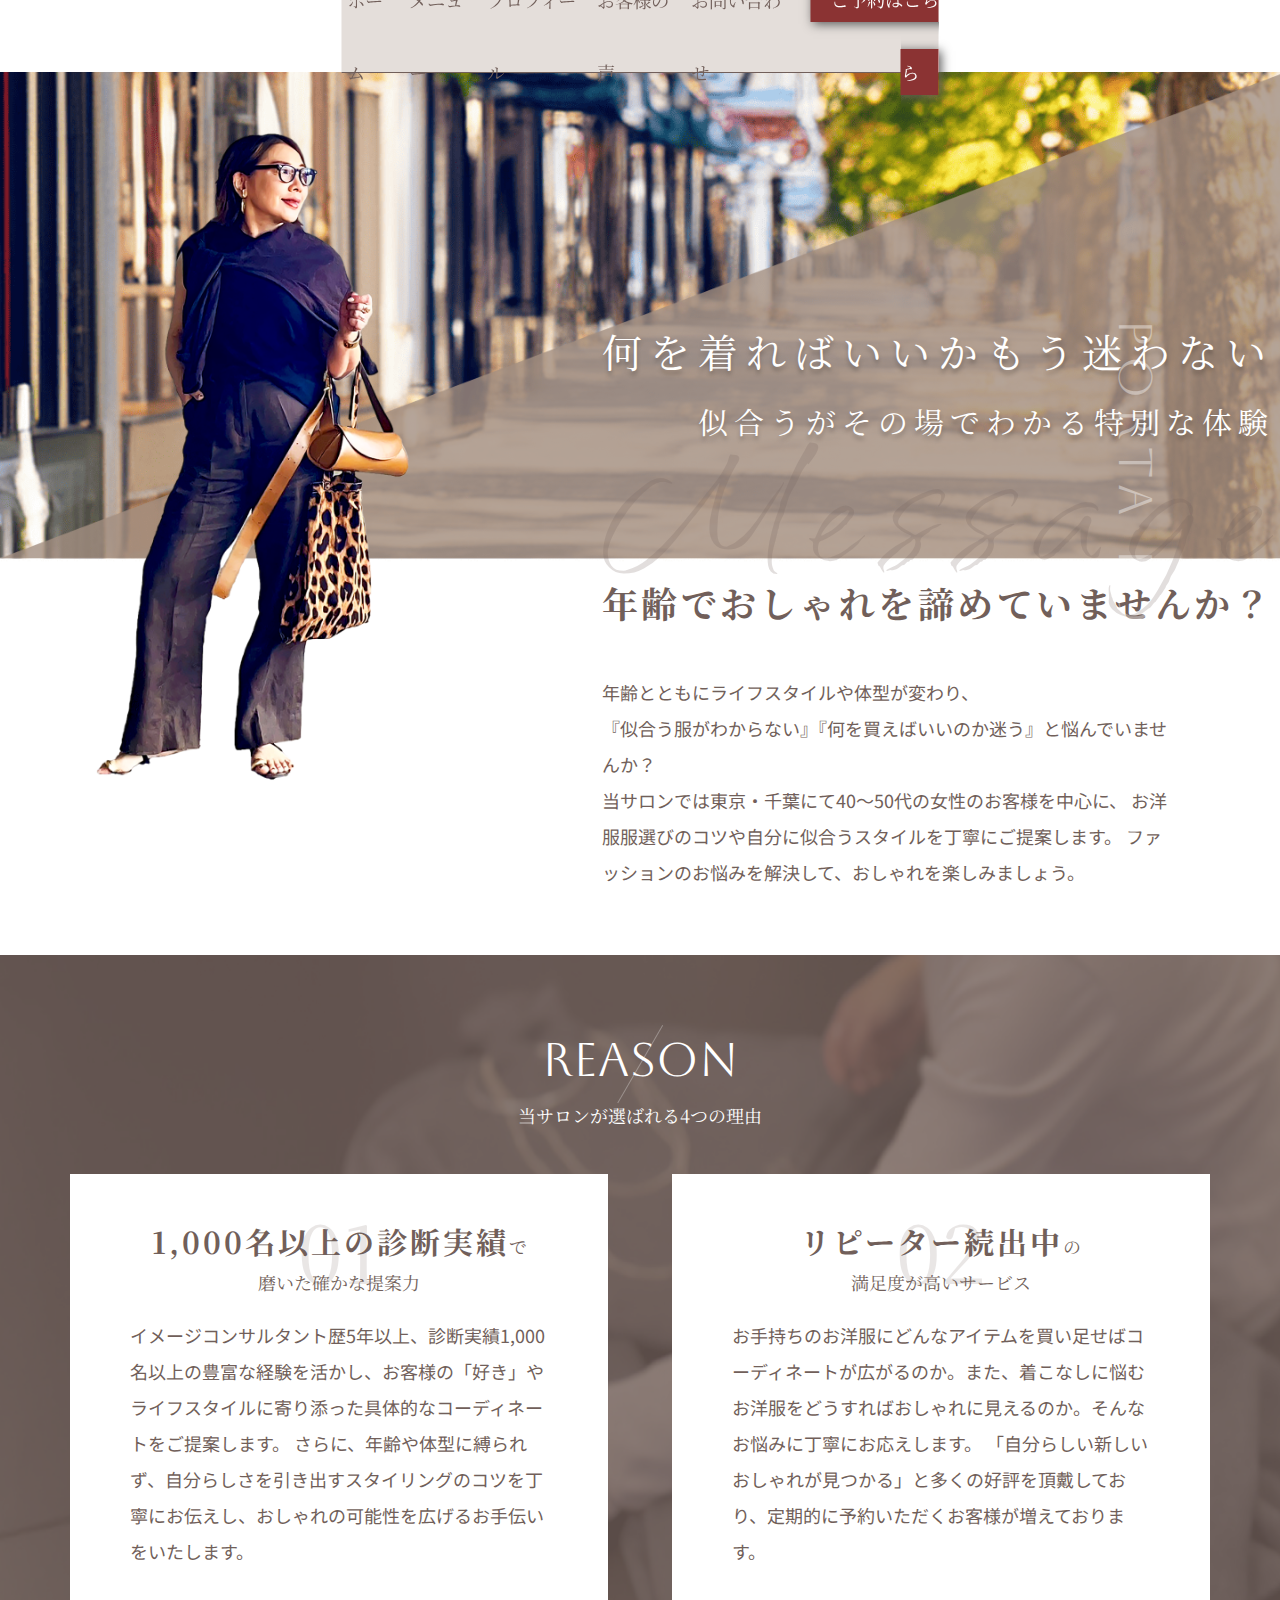
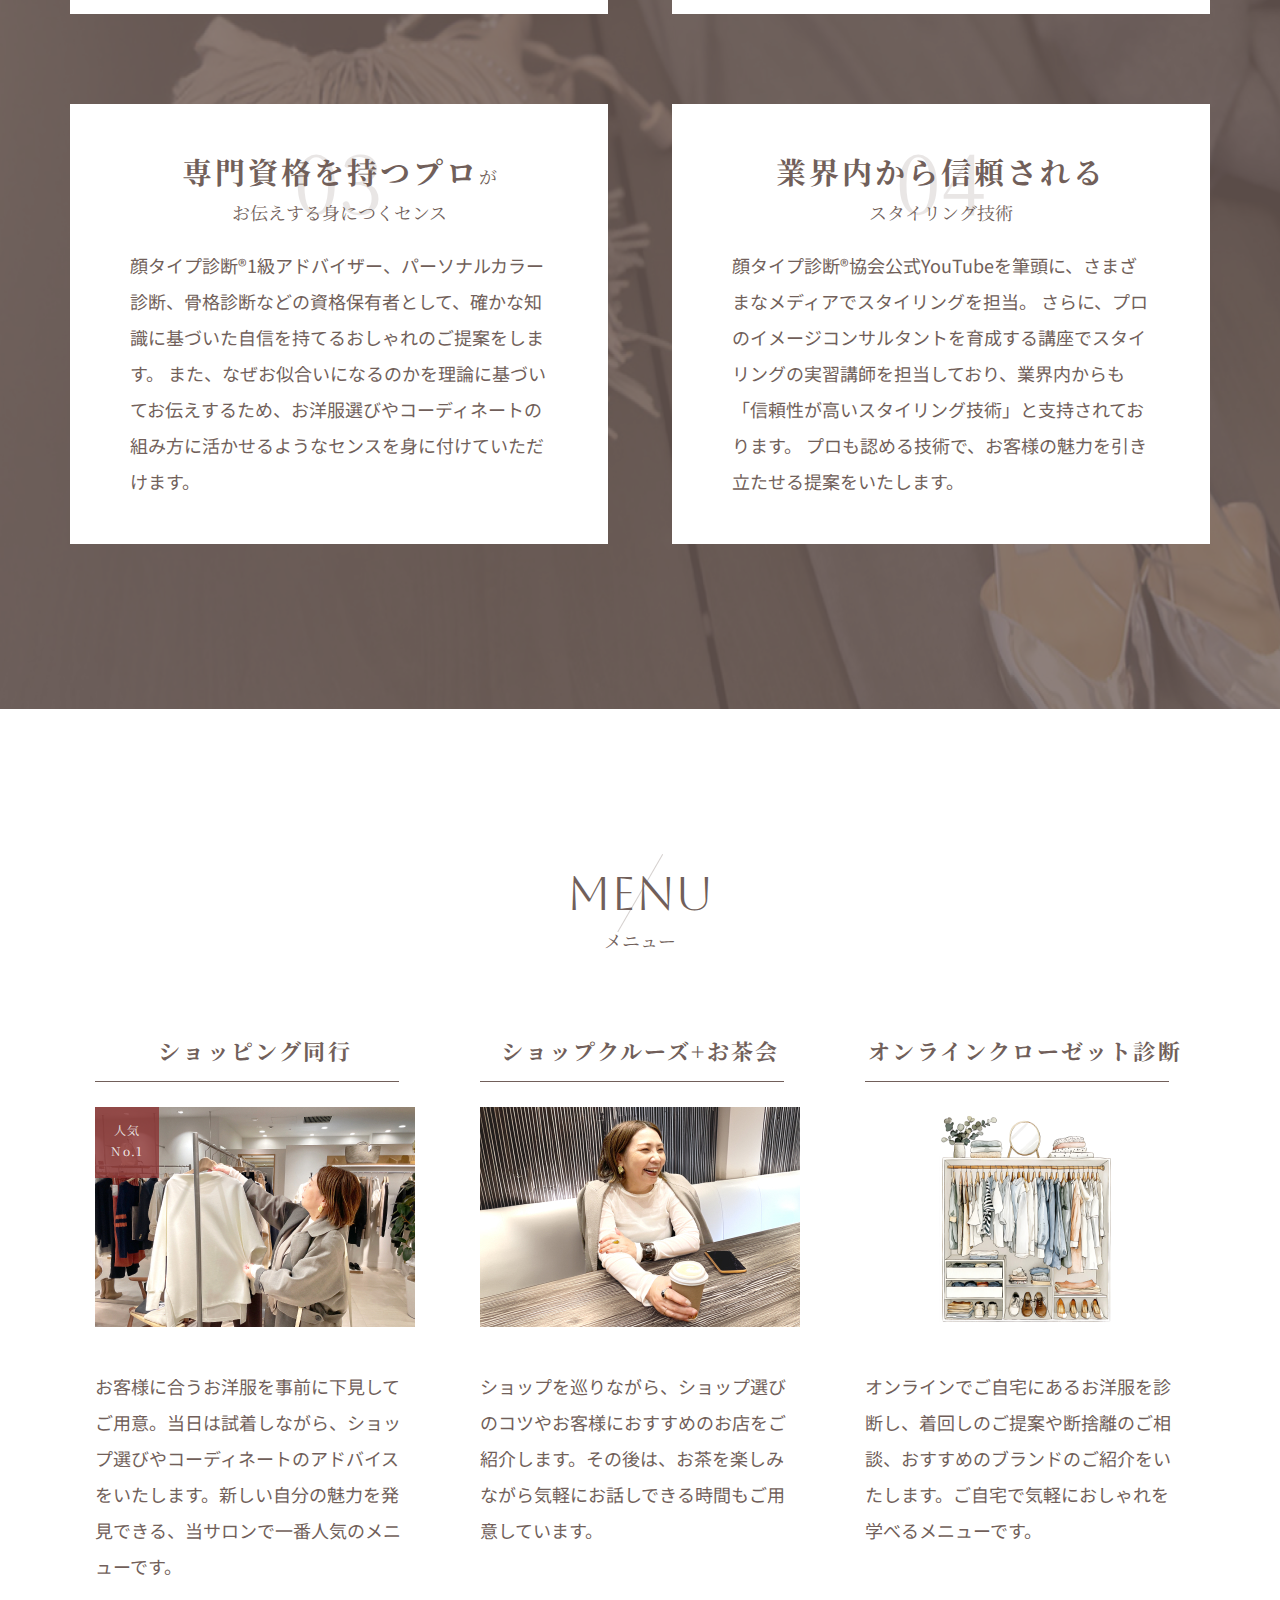
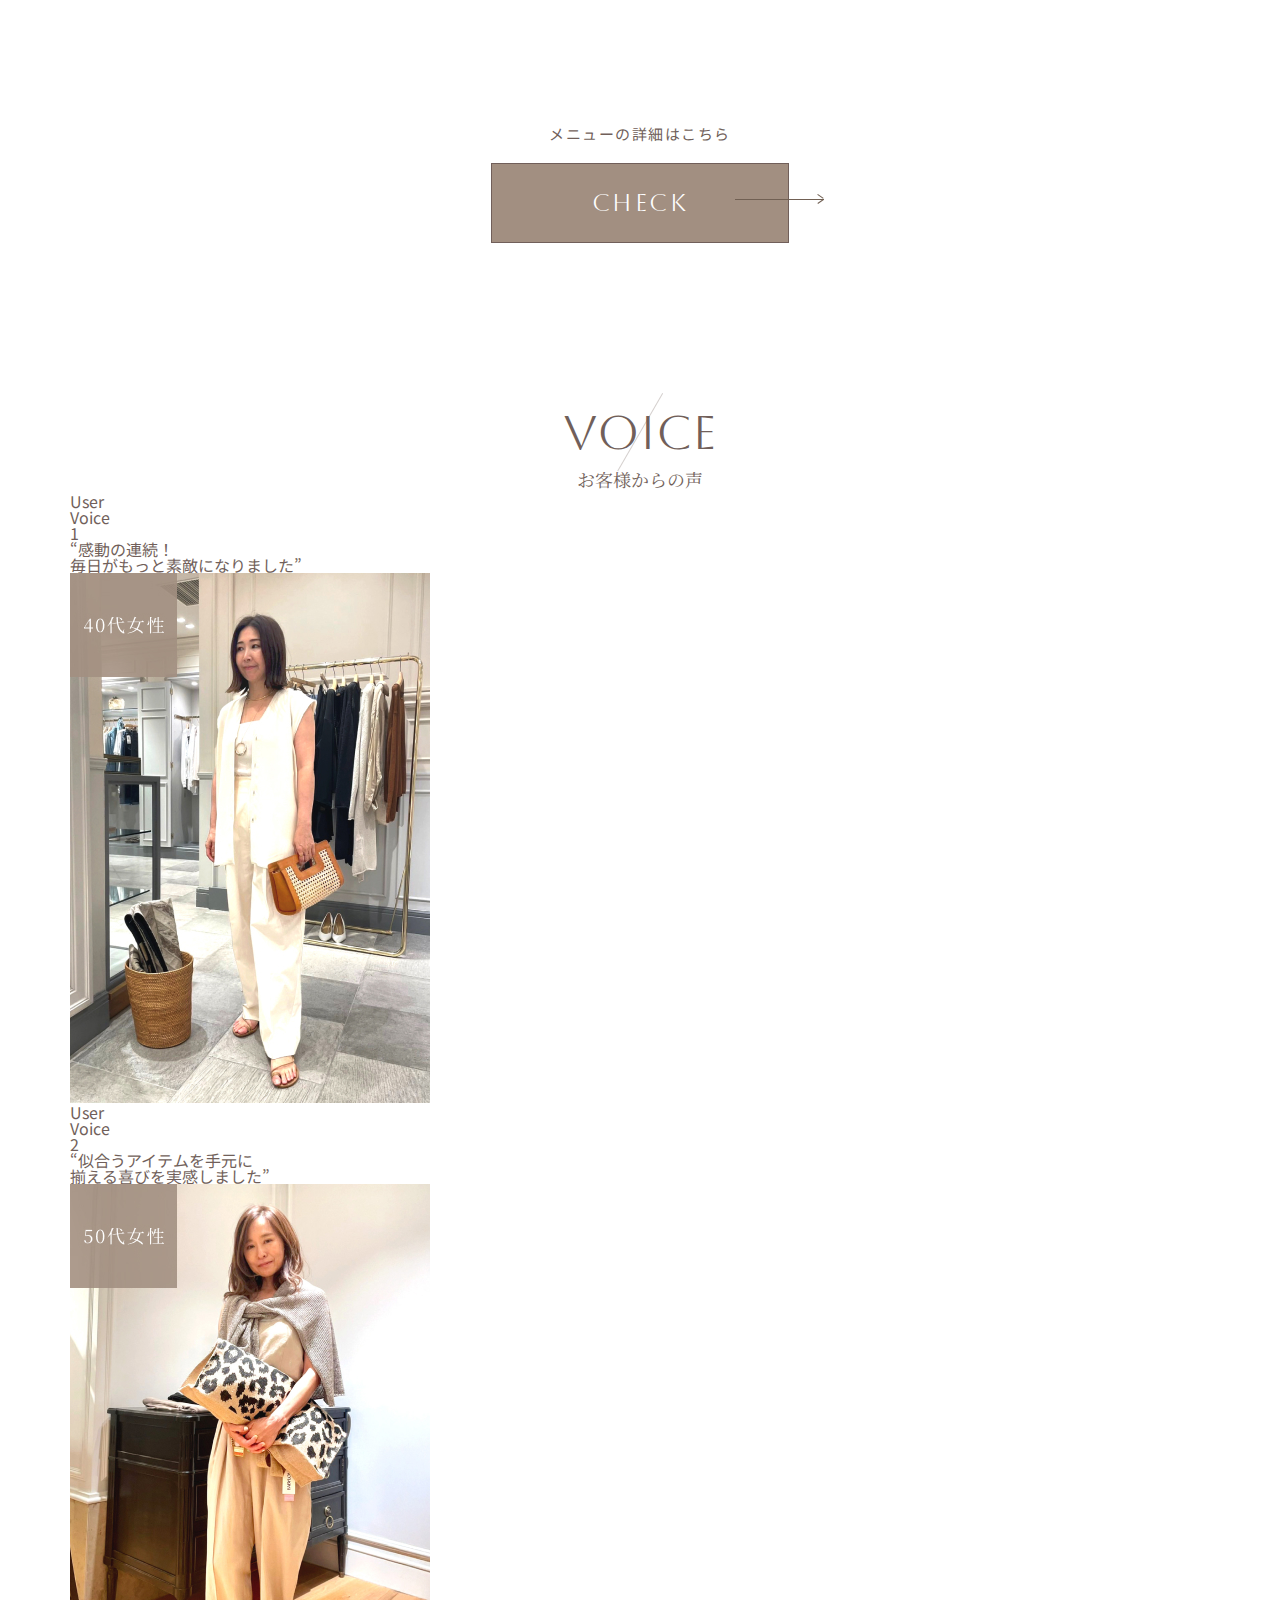
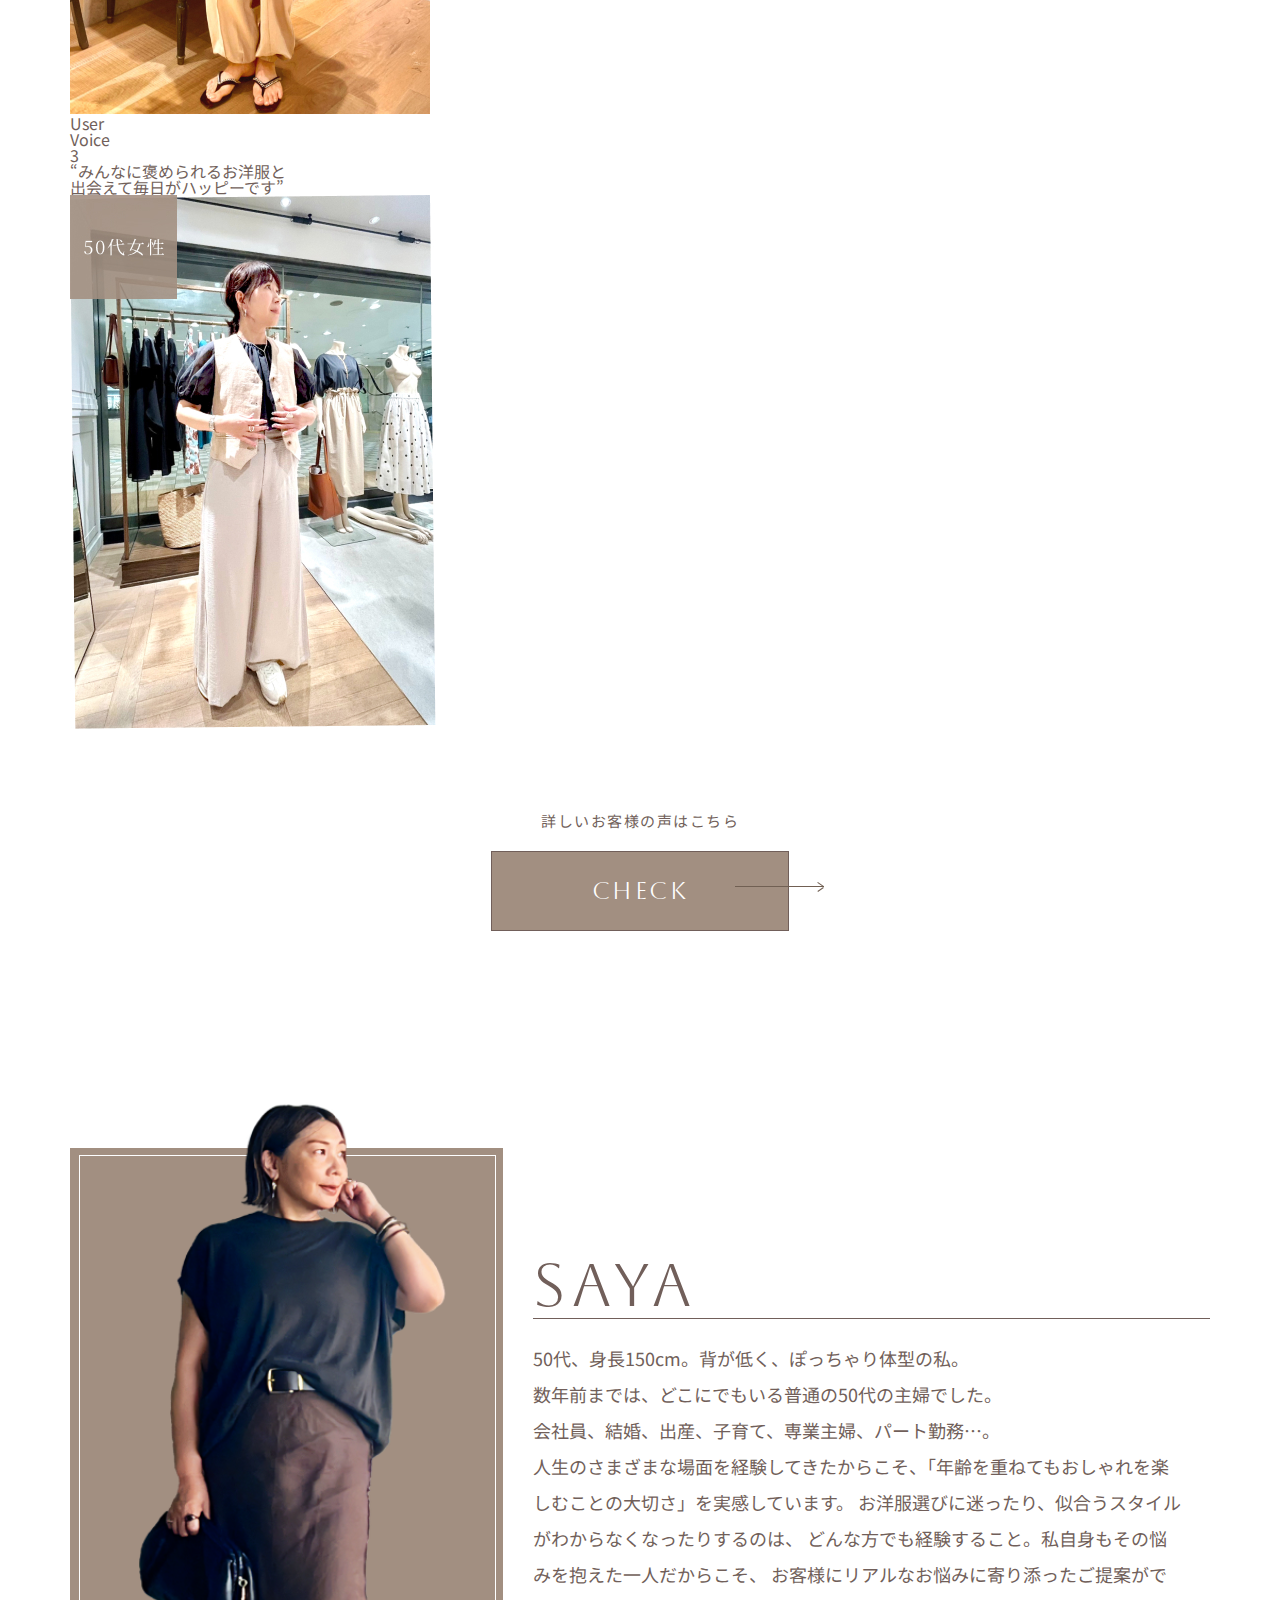
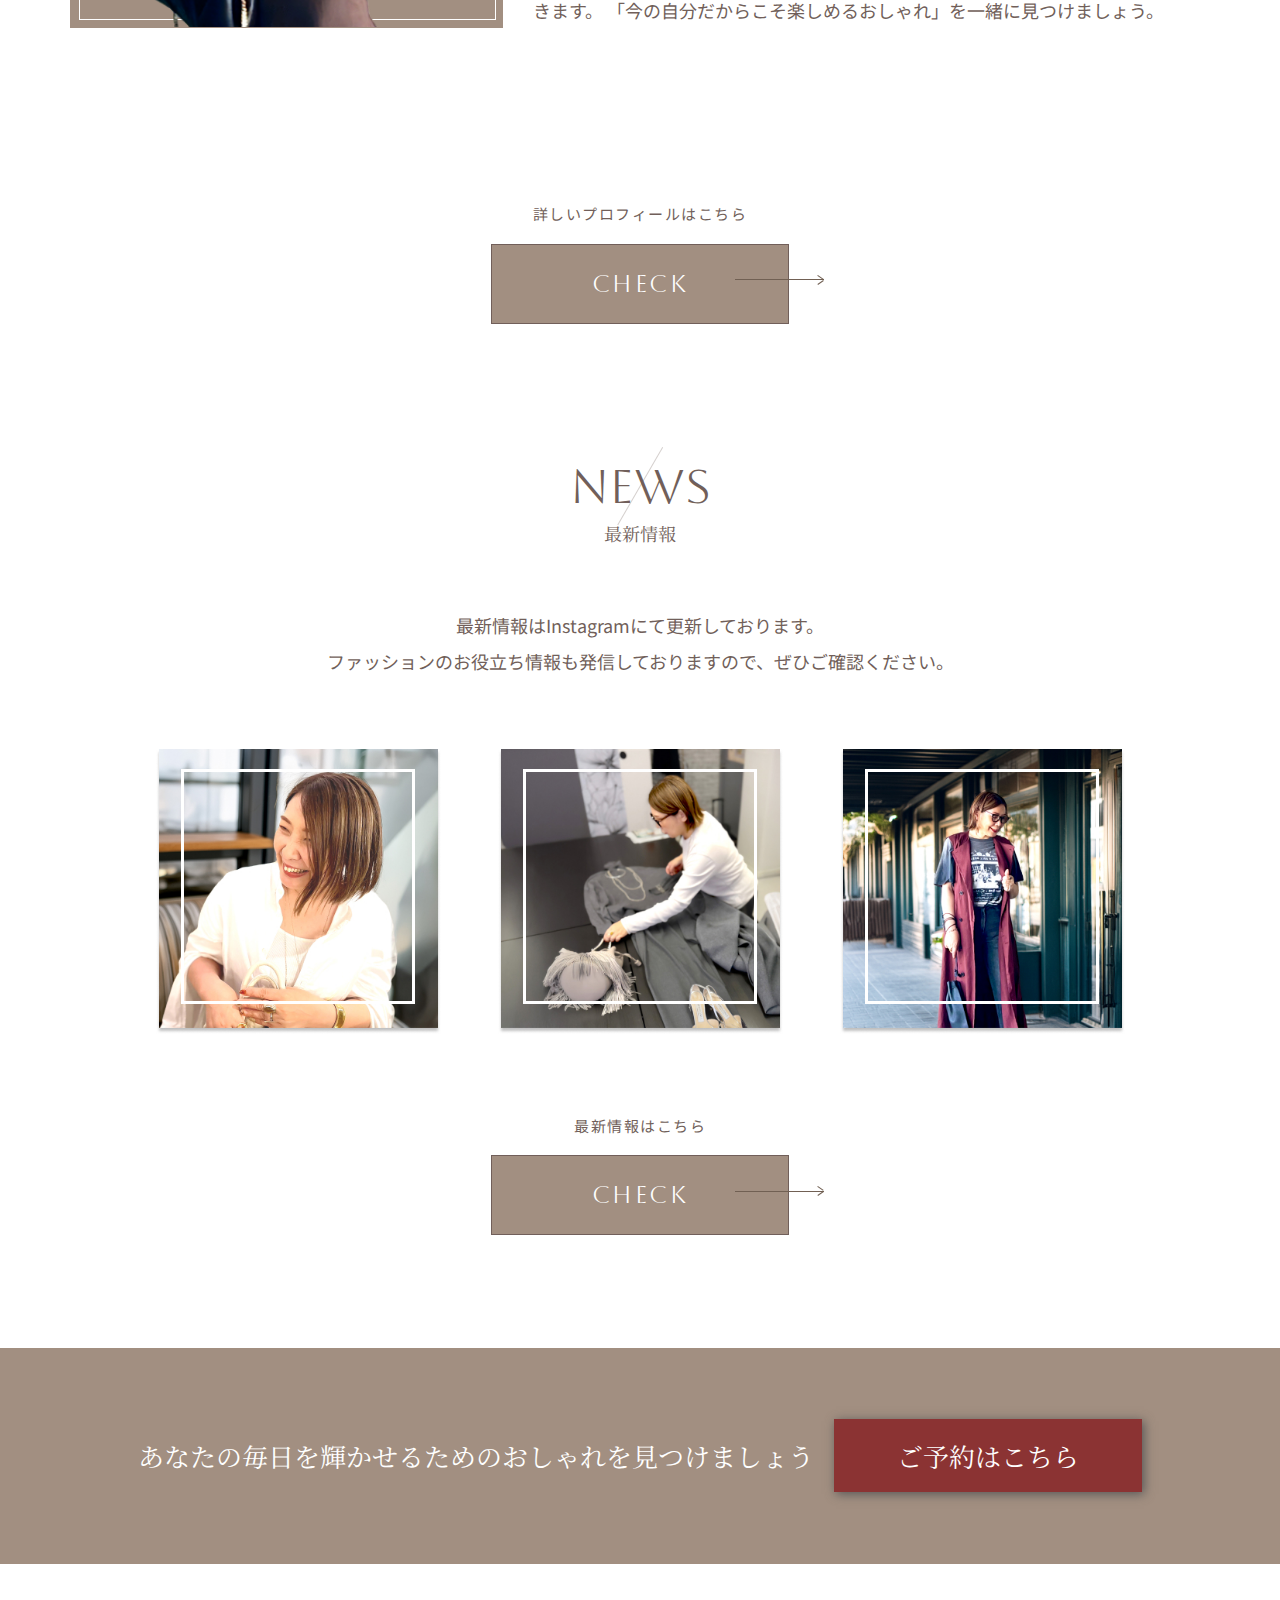
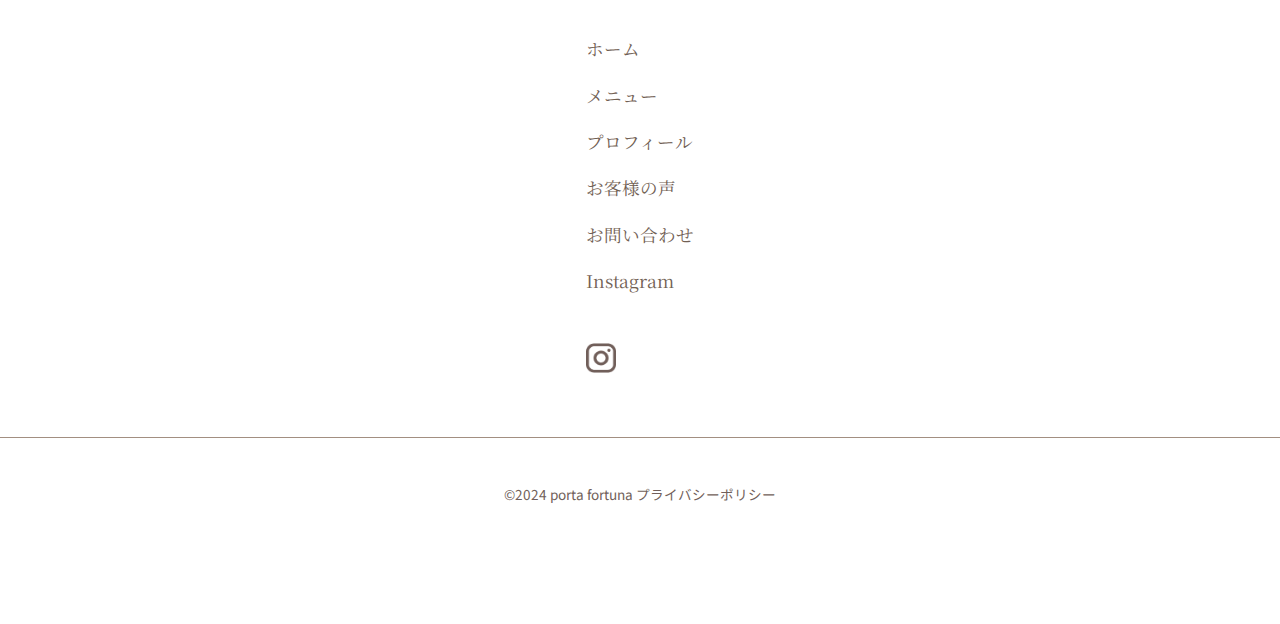
<file: index.html>
<!DOCTYPE html>
<html lang="ja">
  <head>
    <meta charset="UTF-8" />
    <meta name="viewport" content="width=device-width, initial-scale=1.0" />
    <title>Porta fortuna</title>
    <meta name="description" content="" />

    <!-- ファビコン有無確認 -->
    <link rel="icon" href="" />

    <!-- font -->
    <link rel="preconnect" href="https://fonts.googleapis.com" />
    <link rel="preconnect" href="https://fonts.gstatic.com" crossorigin />
    <link
      href="https://fonts.googleapis.com/css2?family=Aboreto&family=Noto+Sans+JP:wght@100..900&family=Noto+Serif+JP:wght@200..900&family=Qwitcher+Grypen:wght@400;700&display=swap"
      rel="stylesheet"
    />

    <!-- SEO関連 -->
    <meta name="description" content="ページの簡単な説明" />
    <!-- キーワード → 現在、あまり重要視されていないですが付けるか確認 -->
    <meta name="keywords" content="キーワード1, キーワード2, キーワード3" />
    <meta name="author" content="作成者名" />

    <!-- css -->
    <link rel="stylesheet" href="./css/reset.css" />
    <link rel="stylesheet" href="./css/base.css" />
    <link rel="stylesheet" href="./css/layout.css" />
    <link rel="stylesheet" href="./css/components.css">
    <link rel="stylesheet" href="./css/home.css" />

    <!-- SNSやOGP対応（オプション） -->
    <meta property="og:title" content="ページタイトル" />
    <meta property="og:description" content="ページの説明" />
    <meta property="og:image" content="og-image.jpg" />
    <meta property="og:url" content="https://example.com" />
    <meta name="twitter:card" content="summary_large_image" />

    <!-- jsファイル -->
  </head>
  <body>
    <!-- header -->
    <header class="header">
      <nav class="header-nav l-container">
        <ul>
          <li class="header-item nav-item"><a href="">ホーム</a></li>
          <li class="header-item nav-item"><a href="">メニュー</a></li>
          <li class="header-item nav-item"><a href="./profile.html">プロフィール</a></li>
          <li class="header-item nav-item"><a href="">お客様の声</a></li>
          <li class="header-item nav-item"><a href="">お問い合わせ</a></li>
        </ul>
        <div class="header-btn">
          <a class="cta-btn header-btn-link" href="">ご予約はこちら</a>
        </div>
      </nav>
    </header>

    <!-- top -->
    <div class="home__top">
      <!-- 画像back -->
      <div class="home__mv-img-wrap">
        <div class="home__top-mv">
          <img src="./img/home-fv-pic.png" />
          <!-- 画像 triangle -->
          <div class="home__top-mv-triangle">
            <img src="./img/home-mv-triangle.png" alt="" />
          </div>
          <!-- 画像 -->
          <div class="home__top-mv-small">
            <img src="./img/home-fv-pic-saya.png" alt="" />
          </div>
        </div>
      </div>
      <div class="l-container">
        <!-- キャッチコピー -->
        <div class="home__mv-txt-wrap">
          <div class="home__top-copy">
            <div class="home__top-copy-vertical">
              <p>何を着ればいいかもう迷わない</p>
            </div>
            <div class="home__top-copy-horizontal">
              <p>似合うがその場でわかる特別な体験</p>
            </div>
          </div>
          <!-- ロゴ -->
          <div class="home__top-logo">
            <h1>porta fortuna</h1>
          </div>
          <!-- メッセージ -->
          <div class="home__top-message">
            <div class="home__top-message-ttl-en">
              <p>Message</p>
            </div>
            <div class="home__top-message-wrap">
              <div class="home__top-message-ttl-ja">
                <p>年齢でおしゃれを諦めていませんか？</p>
              </div>
              <div class="home__top-message-txt">
                <p>
                  年齢とともにライフスタイルや体型が変わり、<br>
                  『似合う服がわからない』『何を買えばいいのか迷う』と悩んでいませんか？<br />当サロンでは東京・千葉にて40～50代の女性のお客様を中心に、
                  お洋服服選びのコツや自分に似合うスタイルを丁寧にご提案します。
                  ファッションのお悩みを解決して、おしゃれを楽しみましょう。
                </p>
              </div>
            </div>
          </div>
        </div>
      </div>
    </div>

    <!-- reasonコンテンツ -->
    <div class="home__l-container">
      <section class="home__reason">
        <div class="home__reason-back">
          <div class="home__reason-wrap">
            <!-- タイトル -->
            <div class="l-heading-ttl-wrap l-container">
              <div class="l-heading-ttl">
                <h2 class="l-heading-ttl-en home__reason-ttl-en">REASON</h2>
              </div>
              <div class="l-heading-ttl">
                <p class="l-heading-ttl-ja home__reason-ttl-ja">
                  当サロンが選ばれる4つの理由
                </p>
              </div>
            </div>
            <!-- 4つの理由 -->
            <div class="home__reason-area">
              <ul class="home__reason-groupe">
                <li class="home__reason-item">
                  <div class="home__reason-item-wrap">
                    <div class="home__reason-item-ttl">
                      <span class="home__reason-ttl-back">01</span>
                      <p>
                        <span class="home__reason-big-txt">
                          1,000名以上の診断実績</span
                        >で<br />磨いた確かな提案力
                      </p>
                    </div>
                    <div class="home__reason-txt">
                      <p>
                        イメージコンサルタント歴5年以上、診断実績1,000名以上の豊富な経験を活かし、お客様の「好き」やライフスタイルに寄り添った具体的なコーディネートをご提案します。
                        さらに、年齢や体型に縛られず、自分らしさを引き出すスタイリングのコツを丁寧にお伝えし、おしゃれの可能性を広げるお手伝いをいたします。
                      </p>
                    </div>
                  </div>
                </li>
                <li class="home__reason-item">
                  <div class="home__reason-item-wrap">
                    <div class="home__reason-item-ttl">
                      <span class="home__reason-ttl-back">02</span>
                      <p>
                        <span class="home__reason-big-txt"> リピーター続出中</span
                        >の<br />
                        満足度が高いサービス
                      </p>
                    </div>
                    <div class="home__reason-txt">
                      <p>
                        お手持ちのお洋服にどんなアイテムを買い足せばコーディネートが広がるのか。また、着こなしに悩むお洋服をどうすればおしゃれに見えるのか。そんなお悩みに丁寧にお応えします。
                        「自分らしい新しいおしゃれが見つかる」と多くの好評を頂戴しており、定期的に予約いただくお客様が増えております。
                      </p>
                    </div>
                  </div>
                </li>
              </ul>
              <ul class="home__reason-groupe">
                <li class="home__reason-item">
                  <div class="home__reason-item-wrap">
                    <div class="home__reason-item-ttl">
                      <span class="home__reason-ttl-back">03</span>
                      <p>
                        <span class="home__reason-big-txt"> 専門資格を持つプロ</span
                        >が<br />
                        お伝えする身につくセンス
                      </p>
                    </div>
                    <div class="home__reason-txt">
                      <p>
                        顔タイプ診断®︎1級アドバイザー、パーソナルカラー診断、骨格診断などの資格保有者として、確かな知識に基づいた自信を持てるおしゃれのご提案をします。
                        また、なぜお似合いになるのかを理論に基づいてお伝えするため、お洋服選びやコーディネートの組み方に活かせるようなセンスを身に付けていただけます。
                      </p>
                    </div>
                  </div>
                </li>
                <li class="home__reason-item">
                  <div class="home__reason-item-wrap">
                    <div class="home__reason-item-ttl">
                      <span class="home__reason-ttl-back">04</span>
                      <p>
                        <span class="home__reason-big-txt">
                          業界内から信頼される</span
                        ><br />
                        スタイリング技術
                      </p>
                    </div>
                    <div class="home__reason-txt">
                      <p>
                        顔タイプ診断®︎協会公式YouTubeを筆頭に、さまざまなメディアでスタイリングを担当。
                        さらに、プロのイメージコンサルタントを育成する講座でスタイリングの実習講師を担当しており、業界内からも「信頼性が高いスタイリング技術」と支持されております。
                        プロも認める技術で、お客様の魅力を引き立たせる提案をいたします。
                      </p>
                    </div>
                  </div>
                </li>
              </ul>
            </div>
          </div>
        </div>
      </section>
    </div>
    <!-- menuコンテンツ -->
    <div class="l-container">
      <section class="home__menu">
        <div class="home__menu-wrap">
          <!-- タイトル -->
          <div class="l-heading-ttl-wrap">
            <div class="l-heading-ttl">
              <h2 class="l-heading-ttl-en">MENU</h2>
            </div>
            <div class="l-heading-ttl">
              <p class="l-heading-ttl-ja">メニュー</p>
            </div>
          </div>
          <!-- メニュー内容 -->
          <div class="home__menu-list">
            <ul>
              <li class="home__menu-item">
                <div class="home__menu-item-ttl">
                  <p>ショッピング同行</p>
                </div>
                <div class="home__menu-item-img">
                  <span class="home__menu-item-rank"></span>
                  <img
                    src="./img/menu-shopping-trip.jpg"
                    alt="ショッピング同行"
                  />
                </div>
                <div class="home__menu-item-txt">
                  <p>
                    お客様に合うお洋服を事前に下見してご用意。当日は試着しながら、ショップ選びやコーディネートのアドバイスをいたします。新しい自分の魅力を発見できる、当サロンで一番人気のメニューです。
                  </p>
                </div>
              </li>
              <li class="home__menu-item">
                <div class="home__menu-item-ttl">
                  <p>ショップクルーズ+お茶会</p>
                </div>
                <div class="home__menu-item-img">
                  <img
                    src="./img/menu-shopping-clues.jpg"
                    alt="ショップクルーズ＋お茶会"
                  />
                </div>
                <div class="home__menu-item-txt">
                  <p>
                    ショップを巡りながら、ショップ選びのコツやお客様におすすめのお店をご紹介します。その後は、お茶を楽しみながら気軽にお話しできる時間もご用意しています。
                  </p>
                </div>
              </li>
              <li class="home__menu-item">
                <div class="home__menu-item-ttl">
                  <p>オンラインクローゼット診断</p>
                </div>
                <div class="home__menu-item-img">
                  <img
                    src="./img/menu-closet-check.png
                    "
                    alt="オンラインクローゼット診断"
                  />
                </div>
                <div class="home__menu-item-txt">
                  <p>
                    オンラインでご自宅にあるお洋服を診断し、着回しのご提案や断捨離のご相談、おすすめのブランドのご紹介をいたします。ご自宅で気軽におしゃれを学べるメニューです。
                  </p>
                </div>
              </li>
            </ul>

            <div class="home__link-area">
              <div class="home__link-txt">
                <p>メニューの詳細はこちら</p>
              </div>
              <div class="home__link-btn">
                <a class="home__link-url" href="">CHECK</a>
                <span class="home__link-btn-arrow"></span>
              </div>
            </div>
          </div>
        </div>
      </section>
    </div>

    <!-- voiceコンテンツ -->
    <div class="l-container">
      <section class="home__voice">
        <!-- タイトル -->
        <div class="l-heading-ttl-wrap">
          <div class="l-heading-ttl">
            <h2 class="l-heading-ttl-en">VOICE</h2>
          </div>
          <div class="l-heading-ttl">
            <p class="l-heading-ttl-ja">お客様からの声</p>
          </div>
        </div>
        <!-- voice1 -->
        <div class="home__voice-area">
          <div class="home__voice-text-wrap">
            <!-- num -->
            <div class="home__voice-order">
              <div class="home__voice-num-txt">
                <p>User<br />Voice</p>
              </div>
              <div class="home__voice-num">
                <p>1</p>
              </div>
            </div>
            <!-- 感想 -->
            <div class="home__voice-customer">
              <p>
                “感動の連続！<br />
                毎日がもっと素敵になりました”
              </p>
            </div>
          </div>
          <div class="home__voice-img-wrap">
            <img src="./img/home-voice1.jpg" alt="お客様の声" />
          </div>
        </div>
        <!-- voice2 -->
        <div class="home__voice-area">
          <div class="home__voice-text-wrap">
            <!-- num -->
            <div class="home__voice-order">
              <div class="home__voice-num-txt">
                <p>User<br />Voice</p>
              </div>
              <div class="home__voice-num">
                <p>2</p>
              </div>
            </div>
            <!-- 感想 -->
            <div class="home__voice-customer">
              <p>
                “似合うアイテムを手元に<br />
                揃える喜びを実感しました”
              </p>
            </div>
          </div>
          <div class="home__voice-img-wrap">
            <img src="./img/home-voice2.jpg" alt="お客様の声" />
          </div>
        </div>
        <!-- voice3 -->
        <div class="home__voice-area">
          <div class="home__voice-text-wrap">
            <!-- num -->
            <div class="home__voice-order">
              <div class="home__voice-num-txt">
                <p>User<br />Voice</p>
              </div>
              <div class="home__voice-num">
                <p>3</p>
              </div>
            </div>
            <!-- 感想 -->
            <div class="home__voice-customer">
              <p>
                “みんなに褒められるお洋服と<br />
                出会えて毎日がハッピーです”
              </p>
            </div>
          </div>
          <div class="home__voice-img-wrap">
            <img src="./img/home-voice3.jpg" alt="お客様の声" />
          </div>
        </div>
        <div class="home__link-area">
          <div class="home__link-txt">
            <p>詳しいお客様の声はこちら</p>
          </div>
          <div class="home__link-btn">
            <a class="home__link-url" href="">CHECK</a>
          <span class="home__link-btn-arrow"></span>
        </div>
        </div>
      </section>
    </div>

    <!-- profile -->
    <div class="l-container">
      <section class="home__profile">
        <div class="home__profile-wrap">
          <!-- 画像 -->
          <div class="home__profile-img">
            <img src="./img/home-profile-img.png" alt="プロフィール写真" />
          </div>
          <!-- 文章 -->
          <div class="home__profile-txt-wrap">
            <div class="homme__profile-txt-name">
              <p>SAYA</p>
            </div>
            <div class="home__profile-txt-content">
              <p>
                50代、身長150cm。背が低く、ぽっちゃり体型の私。<br />
                数年前までは、どこにでもいる普通の50代の主婦でした。<br />
                会社員、結婚、出産、子育て、専業主婦、パート勤務…。<br />
                人生のさまざまな場面を経験してきたからこそ、「年齢を重ねてもおしゃれを楽しむことの大切さ」を実感しています。
                お洋服選びに迷ったり、似合うスタイルがわからなくなったりするのは、
                どんな方でも経験すること。私自身もその悩みを抱えた一人だからこそ、
                お客様にリアルなお悩みに寄り添ったご提案ができます。
                「今の自分だからこそ楽しめるおしゃれ」を一緒に見つけましょう。
              </p>
            </div>
          </div>
        </div>
        <div class="home__link-area">
          <div class="home__link-txt">
            <p>詳しいプロフィールはこちら</p>
          </div>
          <div class="home__link-btn">
            <a class="home__link-url" href="">CHECK</a>
            <span class="home__link-btn-arrow"></span>
          </div>
        </div>
      </section>
    </div>

    <!-- NEWS -->
    <div class="l-container">
      <section class="home__news">
        <!-- タイトル -->
        <div class="l-heading-ttl-wrap">
          <div class="l-heading-ttl">
            <h2 class="l-heading-ttl-en">NEWS</h2>
          </div>
          <div class="l-heading-ttl">
            <p class="l-heading-ttl-ja">最新情報</p>
          </div>
        </div>
        <!-- テキスト -->
        <div class="home__news-wrap">
          <div class="home__news-txt">
            <p>
              最新情報はInstagramにて更新しております。<br />ファッションのお役立ち情報も発信しておりますので、ぜひご確認ください。
            </p>
          </div>
        </div>
        <!-- 画像 -->
        <div class="home__news-img-groupe">
          <div class="home_news-img-item home__news-left">
            <img src="./img/home-news-left.jpg" alt="" />
          </div>
          <div class="home_news-img-item home__news-center">
            <img src="./img/home-news-center.jpg" alt="" />
          </div>
          <div class="home_news-img-item home__news-right">
            <img src="./img/home-news-right.jpg" alt="" />
          </div>
        </div>
        <div class="home__link-area">
          <div class="home__link-txt">
            <p>最新情報はこちら</p>
          </div>
          <div class="home__link-btn">
            <a class="home__link-url" href="">CHECK</a>
            <span class="home__link-btn-arrow"></span>
          </div>
        </div>
      </section>
    </div>

    <!-- 以下、前ページ共通 -->
    <!-- reserve -->
    <div class="reserve__container">
      <section class="reserve__btn">
        <div class="reserve__btn-wrap">
          <div class="reserve__btn-message">
            <p>あなたの毎日を輝かせるためのおしゃれを見つけましょう</p>
          </div>
          <div class="reserve__btn-link">
            <a class="reserve__btn-footer cta-btn" href="">ご予約はこちら</a>
          </div>
        </div>
      </section>
    </div>

     <!-- footer -->
     <footer class="footer">
      <div class="footer__nav-wrap">
        <nav class="footer__nav">
          <ul>
            <li class="footer__item nav-item"><a href="">ホーム</a></li>
            <li class="footer__item nav-item"><a href="">メニュー</a></li>
            <li class="footer__item nav-item"><a href="">プロフィール</a></li>
            <li class="footer__item nav-item"><a href="">お客様の声</a></li>
            <li class="footer__item nav-item"><a href="">お問い合わせ</a></li>
            <li class="footer__item nav-item">
              <a class="footer__nav-sns-link" href="">Instagram </a>
            </li>
          </ul>
          <div class="footer__nav-sns">
              <a class="footer__nav-sns-link" href=""
                ><img src="./img/Vector.png" alt="Instagram" />
              </a>
          </div>
        </nav>
      </div>
      <div class="footer__copyright">
        <p>©2024 porta fortuna プライバシーポリシー</p>
      </div>

    </footer>
  </body>
</html>
</file>
<file: css/base.css>
/* 変数*/
/* =======================
   共通
======================= */
:root {
      /* Font settings */
      --font-ja: "Noto Sans JP", sans-serif; /* ゴシック 和文フォント */
      --font-ja-heading: "Noto Serif JP", serif; /* 明朝 和文見出しフォント */
      --font-en-heading: "Aboreto", cursive; /* 英字見出しフォント */
      --font-en-cursive: "Qwitcher Grypen", serif; /* 筆記体 英語タイトル用 */

      /* font size */
      --font-size-text: 1.125rem;
      --heading-en-pc-size: 3rem;
      --heading-en-sp-size: 2rem;

        /* Font Weight */
    --font-weight-bold: 700;

     /* Color settings */
     --color-text: #715f5a; /* 基本テキスト */
     --color-text-inverse: #fff; /* 逆色（白） */
     --color-base: #a28f81; /* ベースカラー */
     --color-base-light: #fff; /* 明るいベースカラー */
     --color-base-dark: #715f5a; /* 暗いベースカラー */
     --color-key: #8b3333; /* キーカラー */
     --color-primary: #716053;/* nav・あしらい */

  
    /* Line-height */
    --line-height-base: 2; /* 基本の行間 */
    --line-height-tight:1.5; /* 狭め*/
  
    /* Letter-spacing */
    --letter-spacing-base: 10%;/* 通常 */
    --letter-spacing-wide: 15%; /* 広め */
    --letter-spacing-tight: -0.02em; /* 狭め */
  }
  
  /* お客様voice フォント */
  @font-face {
    font-family: 'Syunka';
    src: url('../font/syunka2pbb.woff2') format('woff2'),
         url('../font/syunka2pbb.woff') format('woff');
    font-weight: normal;
    font-style: normal;
  }
  
  body {
    color: var(--color-text);
    font-size: 1rem;
    font-family: var(--font-ja);
  }
  
  .img {
    width: 100%;
  }
</file>
<file: css/layout.css>
/* header・footer */
/* =======================
   共通
======================= */
.l-container {
  width: 100%;
  max-width: 1140px;
  margin: 0 auto;
  box-sizing: border-box;
}
</file>
<file: css/components.css>
/* =======================
   共通パーツ heading-ttl / btn
======================= */
/* heading ttl */
.l-heading-ttl-wrap {
    display: flex;
    flex-direction: column;
    align-items: center;
    gap: 10px;
    padding-top: 80px;
  }
  
  .l-heading-ttl-en {
    display: block;
    position: relative;
    font-family: var(--font-en-heading);
    font-size: var(--heading-en-pc-size);
    line-height: var(--line-height-heading);
    letter-spacing: var(--letter-spacing-base);
    color: var(--color-text);
  }
  
  .l-heading-ttl-en:before {
    display: block;
    content: "";
    background: var(--color-text);
    opacity: .3;
    width: 0.5px;
    height: 90px;
    position: absolute;
    top: 50%;
    left: 50%;
    transform: translate(-50%, -50%) rotate(30deg);
  }
  
  .l-heading-ttl-ja {
    font-family: var(--font-ja-heading);
    font-size: var(--font-size-text);
    line-height: var(--line-height-tight);
    letter-spacing: var(--letter-spacing-base);
    color: var(--color-text);
  }
  
    /* 予約btn */
  .cta-btn {
    font-family: var(--font-ja-heading);
    background-color: var( --color-key);
    color: var(--color-text-inverse);
    box-shadow: 2px 2px 10px #555555;
    text-align: center;
    border: none;
    transition: .3s ease-in-out;
  }
  
  .cta-btn:hover {
    background-color: var(--color-base-light);
    color: var(--color-text);
  }

    /* 予約btn  headerのみ*/
  .header-btn {
    width: 25%;
    text-align: right;
  }
  
  .header-btn-link,
  .header-btn a {
    font-size: 1.15rem;
    padding: 10px 20px;
  }
  
  

  /* header・footer共通 */
  .nav-item {
    font-family: var(--font-ja-heading);
    color: var(--color-primary);
  }
 
  .components-container {
    width: 100%;
    max-width: 1440px;
    margin: 0 auto;
  }

  /* =======================
     header
  ======================= */
  .header {
    height: 72px;
    position: fixed;
    top: 0;
    left: 50%;
    transform: translateX(-50%);
    z-index: 999;
    display: flex;
    justify-content: space-between;
    align-items: center;
    background-color: #E4DEDA;
    border-bottom: solid 1px var(--color-text);
  }
  
  .header-nav {
    display: flex;
    align-items: center;
    width: 100%;
    max-width: 1140px;
    margin: 0 auto;
    line-height: 72px;
  }
  
  .header-nav ul {
    display: flex;
    justify-content: space-between;
    align-items: center;
    width: 80%;
    height: 72px;
  }
  
  .header-item {
    font-size: 1.15rem;
    padding: 8px 1.3%;
    color: var(--color-text);
  }

  .sp-menu-btn,
  .header-nav-sp {
    display: none;
  }

  /* =======================
   reserve
   ======================= */
  .reserve__container {
    margin-top: 55px;
    background-color: var(--color-base);
  }
  
  .reserve__btn {
  }
  
  .reserve__btn-wrap {
    display: flex;
    justify-content: center;
    align-items: center;
    gap: 1.25rem;
    padding: 95px 0;
  }
  
  .reserve__btn-message {
    font-family: var(--font-ja-heading);
    font-size: 1.625rem;
    color: var(--color-text-inverse);
  }
  
  .reserve__btn-link {
  }
  
  .reserve__btn-link a {
    font-size: 1.625rem;
    padding: 18px 63px;
  }
  
  /* =======================
     footer
     ======================= */
  .footer {
    width: 100%;
    padding: 60px 0 122px 0;
    display: flex;
    flex-direction: column;
  }
  
  .footer__nav-wrap {
    display: flex;
    justify-content: center;
    align-items: flex-start;
    padding-bottom: 63px;
    border-bottom: solid 1px var(--color-base);
  }
  
  .footer__nav {
    display: flex;
    flex-direction: column;
    align-items: flex-start;
  }

  .footer__nav-wrap-left,
  .footer__nav-wrap-centerleft,
  .footer__nav-wrap-centerright,
  .footer__nav-wrap-right {
    width: 20%;
    display: flex;
    flex-direction: column;
    align-items: center;
    margin: 0 auto;
  }
  
  .footer__nav ul {
    width: 100%;
    display: flex;
    flex-direction: column;
    align-items: flex-start;
    gap: 20px;
    padding: 12px 0 48px 0;
  }

  .footer__nav ul + .footer__nav ul {
    padding-top: 60px;
  }
  
  .footer__item {
    font-size: 1.1rem;
    line-height: var(--line-height-tight);
    text-align: left;
    width: 100%;
  }

  .footer__item a {
    width: 100%;
  }

  .footer_nav-ttl {
    font-size: 1.5rem;
    font-weight: var(--font-weight-bold);
  }
  
  .footer__nav-sns {
    display: flex;
    justify-content: center;
    align-items: center;
    gap: 10px;
  }

  .footer__nav-sns-img {
    display: block;
  }
  
  .footer__nav-sns-link  img {
    width: 30px;
  }
  
  .footer__copyright {
    margin: 0 auto;
    padding-top: 50px;
  }
  
  .footer__copyright p {
    display: block;
    font-size: 0.85rem;
    text-align: center;
    line-height: var(--line-height-heading);
  }
  

  /* =======================
   個別page top (img/ttl)
======================= */
.individual-top {
  width: 100%;
  position: relative;
}

.individual-top-img {
  position: relative;
  width: 100%;
  padding: 72px 0 0 0;
}

.individual-top-img img {
  width: 100%;
}

.individual-top-img::before {
  display: block;
  content: "";
  width: 100%;
  padding-top: 24.3%; /*アスペクト比 (350 / 1440 = 0.243)*/
  background: rgb(113, 95, 90, 0.8);
  position: absolute;
  top: 72px;
  left: 0;
  z-index: 1;
}

.individual-top-ttl {
  font-family: var(--font-en-heading);
  font-size: 6.25vw;
  color: var(--color-text-inverse);
  position: absolute;
  top: 55%;
  left: 50%;
  transform: translate(-50%, -50%);
  z-index: 2;
  letter-spacing: 8px;
  text-align: center;
}
</file>
<file: css/home.css>
/* =======================
   home共通
======================= */
/* reason部分 l-container */
.home__l-container {
  padding: 80px 0;
  position: relative;
  max-width: 1440px;
  margin: 0 auto;
}

/* セクション下 btn */
.home__link-area {
  display: flex;
  flex-direction: column;
  align-items: center;
  gap: 20px;
  margin: 0 auto;
  padding: 80px 0;
  position: relative;
}

.home__link-txt p {
  font-size: 0.9375rem;
  line-height: var(--line-height-tight);
  letter-spacing: 1.5px;
  padding-bottom: 20px;
}

.home__link-btn {
  font-family: var(--font-en-heading);
  font-size: 1.5rem;
  line-height: var(--line-height-tight);
  letter-spacing: 2.4px;
  position: relative;
}

.home__link-btn a {
  padding: 25px 100px;
  color: var(--color-text-inverse);
  background-color: var(--color-base);
  border: solid 1px var(--color-base-dark);
  transition: 0.3s ease-in-out;
}

/* btn 矢印 */
.home__link-btn-arrow {
  display: block;
  background: var(--color-primary);
  width: 30%;
  height: 1px;
  position: absolute;
  bottom: 60%;
  right: -35px;
}

.home__link-btn-arrow::before,
.home__link-btn-arrow::after {
  display: block;
  content: "";
  background: var(--color-primary);
  position: absolute;
  width: 8%;
  height: 0.75px;
  transition: 0.3s ease-in-out;
}

.home__link-btn-arrow::before {
  bottom: 2.5px;
  right: 0%;
  transform: rotate(35deg);
}

.home__link-btn-arrow::after {
  bottom: -2.5px;
  right: 0%;
  transform: rotate(-35deg);
}

/* btn-hover */
.home__link-btn a:hover {
  background-color: var(--color-text-inverse);
  color: var(--color-base);
}

.home__link-btn a:hover + .home__link-btn-arrow {
  width: 33%;
  height: 1px;
  transform: translateX(12px); /* 右3px移動 */
}

.home__link-btn a:hover + .home__link-btn-arrow::before,
.home__link-btn a:hover + .home__link-btn-arrow::after {
  transform: translateX(5px) rotate(35deg); /* 矢印も右に動かす */
}

.home__link-btn a:hover + .home__link-btn-arrow::after {
  transform: translateX(5px) rotate(-35deg); /* 矢印の下側 */
}

/* =======================
  FV
======================= */
.home__top {
  width: 100%;
  max-width: 1440px;
  position: relative;
  padding-top: 72px;
  margin: 0 auto;
}

/* 画像 back */
.home__top-mv {
  width: 100%;
}

.home__top-mv img {
  width: 100%;
}

.home__mv-img-wrap {
  position: relative;
  width: 100%;
  max-width: 1440px;
}

.home__top-mv-small {
  width: 29%;
  position: absolute;
  top: 5vh;
  left: 5%;
  z-index: 5;
}

.home__top-mv-small img {
  width: 100%;
}

.home__top-mv-triangle {
  width: 100%;
  position: absolute;
  top: 30.5%;
  left: 50%;
  transform: translate(-50%, -50%);
}

.home__top-mv-triangle img {
  width: 100%;
}

/* テキスト */
.home__mv-txt-wrap {
  width: 53%;
  display: flex;
  flex-direction: column;
  align-items: flex-start;
  position: absolute;
  top: 35.5%;
  right: 0vw;
  gap: 110px;
}

.home__top-copy {
  display: flex;
  flex-direction: column;
  align-items: flex-end;
}

.home__top-copy-vertical p,
.home__top-copy-horizontal p {
  color: var(--color-text-inverse);
  text-align: center;
  text-shadow: 0px 4px 4px rgba(0, 0, 0, 0.25);
  font-family: var(--font-ja-heading);
  line-height: var(--line-height-base);
  letter-spacing: 20%;
}

.home__top-copy-vertical p {
  font-size: 2.5rem;
  letter-spacing: 8px;
}

.home__top-copy-horizontal p {
  font-size: 1.875rem;
  letter-spacing: 6px;
}

.home__top-logo {
  position: absolute;
  top: 1.5%;
  right: 0%;
}

.home__top-logo h1 {
  color: var(--color-text-inverse);
  opacity: 0.4;
  text-align: center;
  font-family: var(--font-en-heading);
  font-size: 3rem;
  line-height: var(--line-height-base);
  letter-spacing: 0.6rem;
  writing-mode: vertical-rl;
}

.home__top-message {
  width: 100%;
}

.home__top-message-wrap {
  display: flex;
  flex-direction: column;
  align-items: flex-start;
  gap: 50px;
  margin-top: 20px;
}

.home__top-message-ttl-ja p {
  font-family: var(--font-ja-heading);
  font-size: 2.25rem;
  font-weight: var(--font-weight-bold);
  line-height: 1.2;
  letter-spacing: 0.22rem;
}

.home__top-message-txt {
  width: 85%;
}

.home__top-message-txt p {
  font-size: var(--font-size-text);
  line-height: var(--line-height-base);
  letter-spacing: var(--letter-spacing-base);
  font-size: var(--font-size-text);
}

.home__top-message-ttl-en {
  position: absolute;
  top: 6vh;
}

.home__top-message-ttl-en p {
  font-family: var(--font-en-cursive);
  font-size: 14.375rem;
  line-height: 1.2;
  letter-spacing: 1.4375rem;
  opacity: 0.2;
}

/* =======================
  reason
======================= */
.home__reason {
  position: relative;
}

.home__reason-back {
  background-image: url(../img/home-reason-abck.jpg);
  background-size: cover;
}

.home__reason-back img {
  width: 100%;
}

.home__reason-back::before {
  display: block;
  content: "";
  background: var(--color-base-dark);
  opacity: 0.8;
  width: 100%;
  height: 100%;
  position: absolute;
  top: 0;
  left: 0;
}

/* テキスト */
.home__reason-wrap {
  display: flex;
  flex-direction: column;
  align-items: center;
  position: relative;
}

.home__reason-ttl-en,
.home__reason-ttl-ja {
  position: relative;
  color: var(--color-text-inverse);
}

.home__reason-ttl-en {
  padding-bottom: 9px;
}

.home__reason-ttl-en::before {
  display: block;
  content: "";
  background: var(--color-text-inverse);
  opacity: 0.3;
  width: 0.5px;
  height: 90px;
  position: absolute;
  top: 50%;
  left: 50%;
  transform: translate(-50%, -50%) rotate(30deg);
  z-index: 1;
}

.home__reason-area {
  padding-bottom: 120px;
}

.home__reason-groupe {
  display: flex;
  justify-content: center;
  align-items: stretch;
  gap: 5%;
  padding: 45px 0;
}

.home__reason-item {
  background-color: var(--color-base-light);
  display: flex;
  flex-direction: column;
  align-items: center;
  width: 42%;
}

.home__reason-item-wrap {
  padding: 45px 30px;
  width: 100%;
  box-sizing: border-box;
}

.home__reason-item-ttl {
  padding-bottom: 17px;
  position: relative;
}

.home__reason-ttl-back {
  display: block;
  content: "";
  color: var(--color-text);
  opacity: 0.15;
  width: 60%;
  height: 100%;
  position: absolute;
  top: 0;
  left: 50%;
  transform: translate(-50%, -50%);
  font-family: var(--font-ja-heading);
  font-size: 5rem;
  text-align: center;
  line-height: var(--line-height-base);
}

.home__reason-item-ttl p {
  font-family: var(--font-ja-heading);
  font-size: var(--font-size-text);
  line-height: var(--line-height-base);
  text-align: center;
}

.home__reason-big-txt {
  font-size: 1.875rem;
  font-weight: var(--font-weight-bold);
  line-height: var(--line-height-tight);
  letter-spacing: 0.1875rem;
}

.home__reason-txt p {
  font-size: var(--font-size-text);
  line-height: var(--line-height-base);
  letter-spacing: var(--letter-spacing-wide);
  padding: 0 30px;
}

/* =======================
  menu
======================= */
.home__menu-list {
  margin: 0 auto;
}

.home__menu-list ul {
  display: flex;
  justify-content: space-around;
  align-items: stretch;
  gap: 15px;
  padding: 80px 0 59px 0;
}

.home__menu-item {
  width: 28%;
  display: flex;
  flex-direction: column;
  align-items: center;
  gap: 40px;
}

.home__menu-item-rank {
  display: block;
  width: 20%;
  height: 32%;
  position: absolute;
  top: 0;
  left: 0;
  z-index: 2;
  background-color: var(--color-key);
  opacity: 0.8;
  color: var(--color-text-inverse);
  font-family: var(--font-ja-heading);
  text-align: center;
  font-size: 0.75rem;
  line-height: var(--line-height-base);
  letter-spacing: 0.075rem;
}

.home__menu-item-rank::before {
  display: block;
  content: "人気";
  width: 100%;
  height: 100%;
  position: absolute;
  top: 15%;
  left: 0;
  z-index: -1;
}

.home__menu-item-rank::after {
  display: block;
  content: "No.1";
  width: 100%;
  height: 100%;
  position: absolute;
  top: 45%;
  left: 0;
  z-index: -1;
}

.home__menu-item-ttl p {
  font-family: var(--font-ja-heading);
  font-size: 1.375rem;
  font-weight: var(--font-weight-bold);
  line-height: var(--line-height-tight);
  letter-spacing: 0.1375rem;
}

.home__menu-item-img::before {
  display: block;
  content: "";
  background: var(--color-base-dark);
  width: 95%;
  height: 0.5px;
  position: absolute;
  top: -26px;
  left: 0;
}

.home__menu-item-img {
  position: relative;
  width: 100%;
  z-index: -1;
}

.home__menu-item-img img {
  width: 100%;
}

.home__menu-item-txt p {
  font-size: var(--font-size-text);
  line-height: var(--line-height-base);
  letter-spacing: var(--letter-spacing-base);
}

/* =======================
  voice
======================= */
.home__voice {
  padding-top: 27px;
}

/* 感想部分レイアウトはcommon.css */

/* =======================
  profile
======================= */
.home__profile {
  padding-top: 75px;
}

.home__profile-wrap {
  display: flex;
  justify-content: center;
  align-items: flex-end;
  gap: 30px;
  padding: 0 0% 95px 0%;
}

.home__profile-img {
  width: 40%;
  text-align: right;
  position: relative;
}

.home__profile-img:before {
  display: block;
  content: "";
  background: var(--color-base);
  width: 100%;
  height: 85%;
  position: absolute;
  bottom: 0;
  left: 0;
  z-index: -2;
}

.home__profile-img::after {
  display: block;
  content: "";
  background: var(--color-base);
  border: solid 1px var(--color-base-light);
  width: 96%;
  height: 82%;
  position: absolute;
  bottom: 1.5%;
  left: 2%;
  z-index: -1;
}

.home__profile-img img {
  width: 100%;
}

.home__profile-txt-wrap {
  display: flex;
  flex-direction: column;
  align-items: flex-start;
  gap: 10px;
  width: 60%;
  position: relative;
  padding-right: 28px;
}

.home__profile-txt-wrap::before {
  display: block;
  content: "";
  background: var(--color-base-dark);
  width: 100%;
  height: 1px;
  position: absolute;
  top: 20%;
  left: 0;
}

.homme__profile-txt-name p {
  font-family: var(--font-en-heading);
  font-size: 3.75rem;
  line-height: var(--line-height-tight);
  letter-spacing: 0.375rem;
}

.home__profile-txt-content p {
  font-size: var(--font-size-text);
  line-height: var(--line-height-base);
  letter-spacing: var(--letter-spacing-base);
}

/* =======================
  news
======================= */
.home__news-wrap {
  display: flex;
  flex-direction: column;
  align-items: center;
}

.home__news-txt {
  padding: 60px 0 70px 0;
}

.home__news-txt p {
  font-size: var(--font-size-text);
  line-height: var(--line-height-base);
  letter-spacing: var(--letter-spacing-base);
  text-align: center;
}

.home__news-img-groupe {
  display: flex;
  justify-content: center;
  align-items: stretch;
  gap: 5%;
}

.home_news-img-item {
  width: 25%;
  position: relative;
  z-index: -1;
}

.home_news-img-item img {
  width: 100%;
}

.home__news-left::before,
.home__news-center::before,
.home__news-right::before {
  display: block;
  content: "";
  border: solid 3px var(--color-base-light);
  width: 80%;
  height: 80%;
  position: absolute;
  top: 7%;
  left: 9%;
}
</file>
